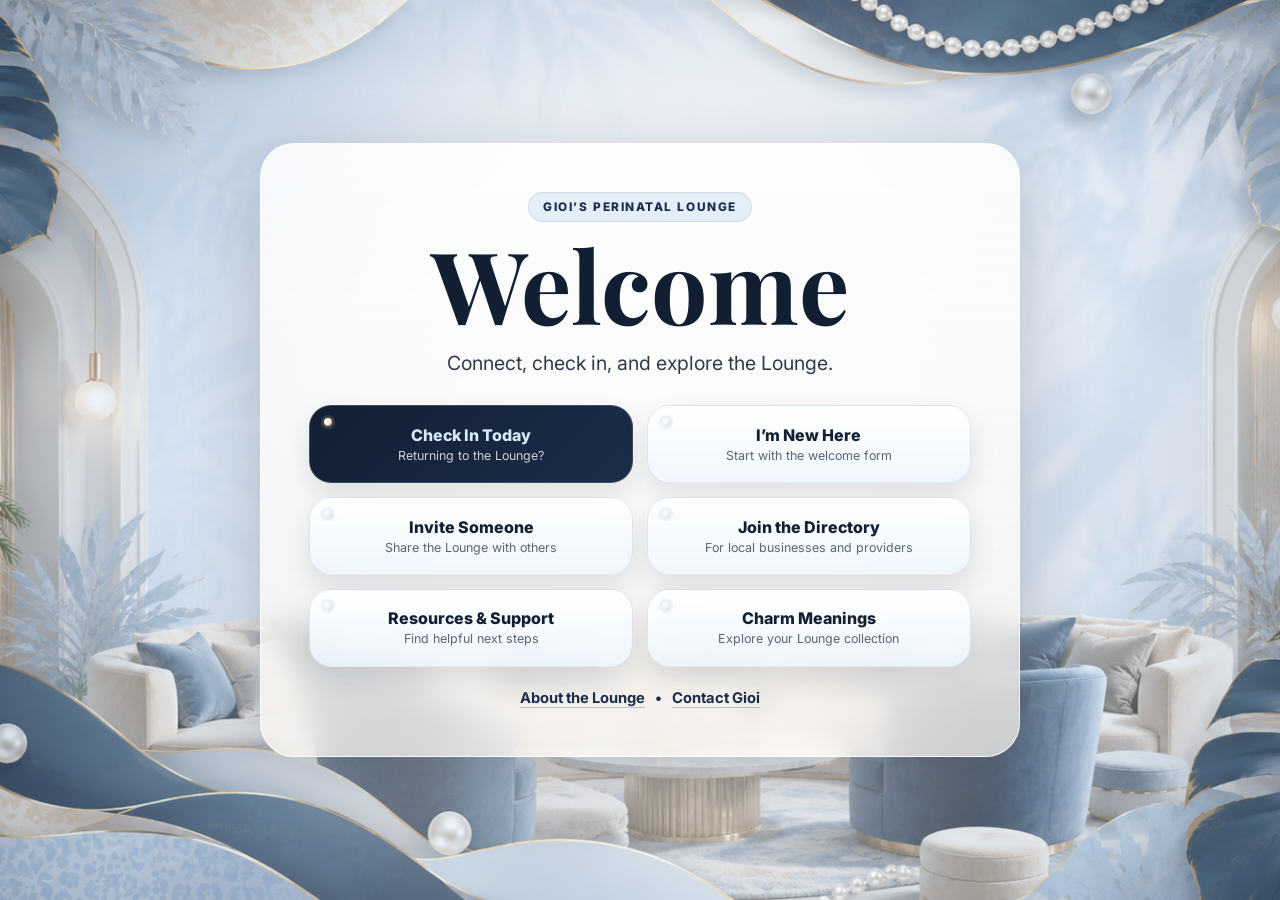
<file: index.html>
<!DOCTYPE html>
<html lang="en">
<head>
  <meta charset="UTF-8" />
  <meta name="viewport" content="width=device-width, initial-scale=1.0" />

  <title>Gioi's Perinatal Lounge | Welcome</title>
  <meta
    name="description"
    content="Welcome to Gioi's Perinatal Lounge. Connect, check in, explore resources, and stay connected with the GPL community."
  />

  <link rel="preconnect" href="https://fonts.googleapis.com" />
  <link rel="preconnect" href="https://fonts.gstatic.com" crossorigin />
  <link
    href="https://fonts.googleapis.com/css2?family=Playfair+Display:wght@600;700&family=Inter:wght@400;500;600;700;800&display=swap"
    rel="stylesheet"
  />

  <link rel="stylesheet" href="hub.css" />
</head>

<body>
  <main class="hub-page">
    <section class="hub-hero" aria-label="Gioi's Perinatal Lounge welcome hub">
      <div class="hub-shade"></div>

      <div class="hub-card">
        <p class="hub-eyebrow">Gioi’s Perinatal Lounge</p>

        <h1>Welcome</h1>

        <p class="hub-subtitle">
          Connect, check in, and explore the Lounge.
        </p>

        <div class="hub-actions" aria-label="Lounge actions">
          <!-- Replace each # with your actual Google Form or page link. -->

          <a href="#" class="hub-button hub-button-primary">
            <span>Check In Today</span>
            <small>Returning to the Lounge?</small>
          </a>

          <a href="https://docs.google.com/forms/d/e/1FAIpQLSdPtkBXwEYK9rU_PvdJpMAui9oCP_lndNFBG3g1UX0PDbCH9w/viewform?usp=header" class="hub-button">
            <span>I’m New Here</span>
            <small>Start with the welcome form</small>
          </a>

          <a href="#" class="hub-button">
            <span>Invite Someone</span>
            <small>Share the Lounge with others</small>
          </a>

          <a href="https://docs.google.com/forms/d/1VDoDOIrNHjf3IAFVuwb7ZhH6PnR-l68uNX0g_VYbDIY/edit" class="hub-button">
            <span>Join the Directory</span>
            <small>For local businesses and providers</small>
          </a>

          <a href="#" class="hub-button">
            <span>Resources & Support</span>
            <small>Find helpful next steps</small>
          </a>

          <a href="#" class="hub-button">
            <span>Charm Meanings</span>
            <small>Explore your Lounge collection</small>
          </a>
        </div>

        <div class="hub-links">
          <a href="about.html">About the Lounge</a>
          <span aria-hidden="true">•</span>
          <a href="mailto:gioiaurcytee@gmail.com">Contact Gioi</a>
        </div>
      </div>
    </section>
  </main>
</body>
</html>
</file>
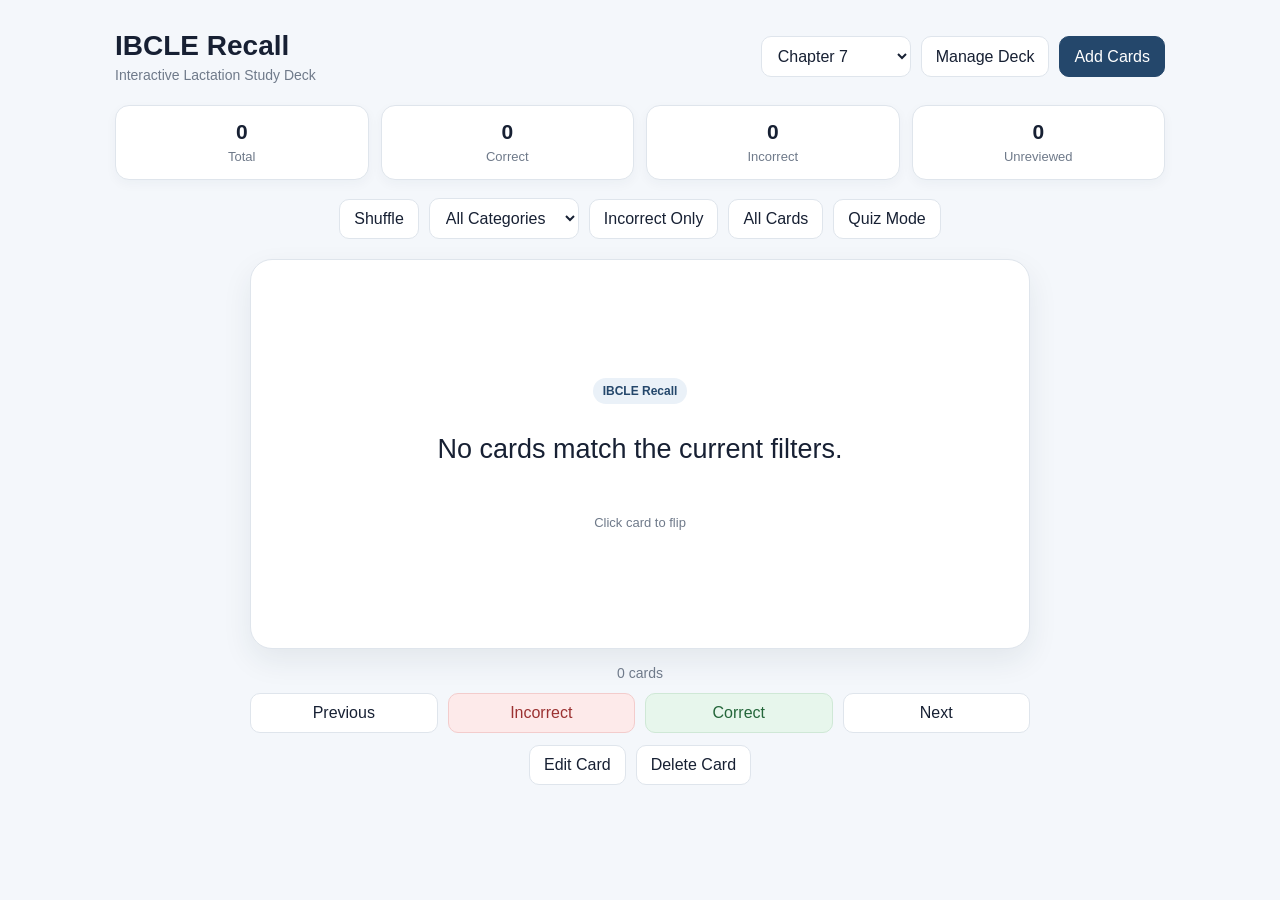
<file: flashcards.html>
<!DOCTYPE html>
<html lang="en">
<head>
  <meta charset="UTF-8" />
  <meta name="viewport" content="width=device-width, initial-scale=1.0" />
  <title>IBCLE Recall</title>

  <style>
    :root {
      --bg: #f4f7fb;
      --panel: #ffffff;
      --text: #172033;
      --muted: #6f7a8a;
      --border: #dfe5ec;
      --primary: #24476b;
      --primary-soft: #eaf1f8;
      --correct: #e7f6ec;
      --correct-text: #24663a;
      --incorrect: #fdeaea;
      --incorrect-text: #9b3131;
      --shadow: 0 12px 30px rgba(31, 47, 68, 0.08);
    }

    * {
      box-sizing: border-box;
    }

    body {
      margin: 0;
      font-family: Arial, Helvetica, sans-serif;
      background: var(--bg);
      color: var(--text);
    }

    button,
    select,
    input,
    textarea {
      font: inherit;
    }

    button {
      cursor: pointer;
    }

    .app-shell {
      width: min(1050px, calc(100% - 28px));
      margin: 0 auto;
      padding: 30px 0 50px;
    }

    .topbar {
      display: flex;
      justify-content: space-between;
      gap: 16px;
      align-items: center;
      margin-bottom: 22px;
      flex-wrap: wrap;
    }

    .brand h1 {
      margin: 0;
      font-size: 28px;
    }

    .brand p {
      margin: 5px 0 0;
      color: var(--muted);
      font-size: 14px;
    }

    .top-actions {
      display: flex;
      gap: 10px;
      flex-wrap: wrap;
    }

    .btn {
      border: 1px solid var(--border);
      background: var(--panel);
      color: var(--text);
      padding: 10px 14px;
      border-radius: 10px;
    }

    .btn:hover {
      background: #f8fafc;
    }

    .btn-primary {
      background: var(--primary);
      color: white;
      border-color: var(--primary);
    }

    .btn-primary:hover {
      opacity: 0.92;
    }

    .btn-correct {
      background: var(--correct);
      color: var(--correct-text);
      border-color: #cfe8d6;
    }

    .btn-incorrect {
      background: var(--incorrect);
      color: var(--incorrect-text);
      border-color: #f3cccc;
    }
    
.btn-danger {
  background: #b91c1c;
  color: white;
  border-color: #b91c1c;
}

.btn-danger:hover {
  background: #991b1b;
}
    .stats {
      display: grid;
      grid-template-columns: repeat(4, 1fr);
      gap: 12px;
      margin-bottom: 18px;
    }

    .stat-card {
      background: var(--panel);
      border: 1px solid var(--border);
      border-radius: 14px;
      padding: 14px 16px;
      text-align: center;
      box-shadow: 0 4px 12px rgba(31, 47, 68, 0.04);
    }

    .stat-card strong {
      display: block;
      font-size: 21px;
      margin-bottom: 3px;
    }

    .stat-card span {
      color: var(--muted);
      font-size: 13px;
    }

    .study-toolbar {
      display: flex;
      flex-wrap: wrap;
      gap: 10px;
      align-items: center;
      justify-content: center;
      margin-bottom: 20px;
    }

    select,
    input,
    textarea {
      border: 1px solid var(--border);
      background: var(--panel);
      color: var(--text);
      border-radius: 10px;
      padding: 10px 12px;
    }

    select {
      min-width: 150px;
    }

    .study-card-wrap {
      max-width: 780px;
      margin: 0 auto;
    }

    .flashcard {
      min-height: 390px;
      background: var(--panel);
      border: 1px solid var(--border);
      border-radius: 22px;
      box-shadow: var(--shadow);
      padding: 46px 48px;
      display: flex;
      flex-direction: column;
      justify-content: center;
      align-items: center;
      text-align: center;
      cursor: pointer;
      transition: transform 0.15s ease, box-shadow 0.15s ease;
    }

    .flashcard:hover {
      transform: translateY(-2px);
      box-shadow: 0 16px 36px rgba(31, 47, 68, 0.11);
    }

    .category-pill {
      display: inline-flex;
      align-items: center;
      justify-content: center;
      padding: 6px 10px;
      border-radius: 999px;
      background: var(--primary-soft);
      color: var(--primary);
      font-size: 12px;
      font-weight: 700;
      margin-bottom: 26px;
    }

    .card-image {
      max-width: 100%;
      max-height: 220px;
      object-fit: contain;
      border-radius: 12px;
      margin-bottom: 24px;
    }

    .card-text {
      font-size: 27px;
      line-height: 1.45;
      max-width: 660px;
    }

    .hint {
      margin-top: 22px;
      color: var(--muted);
      font-size: 14px;
    }

    .flip-note {
      margin-top: 24px;
      color: var(--muted);
      font-size: 13px;
    }

    .progress {
      text-align: center;
      margin: 16px 0 12px;
      color: var(--muted);
      font-size: 14px;
    }

    .study-controls {
      display: grid;
      grid-template-columns: 1fr 1fr 1fr 1fr;
      gap: 10px;
      margin-top: 12px;
    }

    .below-card-actions {
      display: flex;
      justify-content: center;
      gap: 10px;
      flex-wrap: wrap;
      margin-top: 12px;
    }

    .secondary-panel {
      max-width: 780px;
      margin: 24px auto 0;
      background: var(--panel);
      border: 1px solid var(--border);
      border-radius: 16px;
      padding: 18px;
    }

    .secondary-panel h3 {
      margin: 0 0 10px;
    }

    .secondary-panel p {
      margin-top: 0;
      color: var(--muted);
      font-size: 13px;
    }

    .hidden {
      display: none !important;
    }

    .modal {
      position: fixed;
      inset: 0;
      background: rgba(13, 24, 38, 0.45);
      display: flex;
      justify-content: center;
      align-items: center;
      padding: 20px;
      z-index: 100;
    }

    .modal-content {
      width: min(640px, 100%);
      max-height: 90vh;
      overflow-y: auto;
      background: var(--panel);
      border-radius: 18px;
      padding: 24px;
      box-shadow: var(--shadow);
    }

    .modal-content h2 {
      margin-top: 0;
    }

    .form-group {
      margin-bottom: 12px;
    }

    .form-group label {
      display: block;
      font-size: 13px;
      color: var(--muted);
      margin-bottom: 5px;
    }

    .form-group input,
    .form-group textarea {
      width: 100%;
    }

    textarea {
      min-height: 150px;
      resize: vertical;
    }

    .modal-actions {
      display: flex;
      justify-content: flex-end;
      gap: 10px;
      margin-top: 15px;
      flex-wrap: wrap;
    }

    .quiz-box {
      max-width: 780px;
      margin: 0 auto;
      background: var(--panel);
      border: 1px solid var(--border);
      border-radius: 18px;
      padding: 28px;
      box-shadow: var(--shadow);
    }

    .quiz-choice {
      width: 100%;
      margin-top: 10px;
      text-align: left;
      padding: 13px 14px;
      border-radius: 10px;
      border: 1px solid var(--border);
      background: var(--panel);
    }

    .quiz-choice:hover {
      background: #f8fafc;
    }

    .quiz-feedback {
      margin-top: 16px;
      font-weight: 700;
    }

    @media (max-width: 700px) {
      .stats {
        grid-template-columns: repeat(2, 1fr);
      }

      .flashcard {
        min-height: 330px;
        padding: 34px 24px;
      }

      .card-text {
        font-size: 22px;
      }

      .study-controls {
        grid-template-columns: repeat(2, 1fr);
      }

      .topbar {
        align-items: flex-start;
      }
    }
  </style>
</head>

<body>

<div class="app-shell">

  <div class="topbar">
    <div class="brand">
      <h1>IBCLE Recall</h1>
      <p>Interactive Lactation Study Deck</p>
    </div>

    <div class="top-actions">
      <select id="deckSelect" onchange="switchDeck()"></select>
      <button class="btn" onclick="openManageDeck()">Manage Deck</button>
      <button class="btn btn-primary" onclick="openAddCards()">Add Cards</button>
    </div>
  </div>

  <div class="stats">
    <div class="stat-card">
      <strong id="totalStat">0</strong>
      <span>Total</span>
    </div>

    <div class="stat-card">
      <strong id="correctStat">0</strong>
      <span>Correct</span>
    </div>

    <div class="stat-card">
      <strong id="incorrectStat">0</strong>
      <span>Incorrect</span>
    </div>

    <div class="stat-card">
      <strong id="unreviewedStat">0</strong>
      <span>Unreviewed</span>
    </div>
  </div>

  <div class="study-toolbar">
    <button class="btn" onclick="shuffleCards()">Shuffle</button>

    <select id="categoryFilter" onchange="applyFilters()">
      <option value="all">All Categories</option>
    </select>

    <button class="btn" onclick="showIncorrectOnly()">Incorrect Only</button>
    <button class="btn" onclick="showAllCards()">All Cards</button>
    <button class="btn" onclick="startQuiz()">Quiz Mode</button>
  </div>

  <div id="studyArea">

    <div class="study-card-wrap">

      <div class="flashcard" onclick="flipCard()">

        <div id="category" class="category-pill"></div>

        <img id="cardImage" class="card-image hidden" />

        <div id="cardText" class="card-text"></div>

        <div id="hint" class="hint"></div>

        <div class="flip-note">Click card to flip</div>

      </div>

      <div class="progress" id="progress"></div>

      <div class="study-controls">
        <button class="btn" onclick="previousCard()">Previous</button>

        <button
          class="btn btn-incorrect"
          onclick="markIncorrect(event)">
          Incorrect
        </button>

        <button
          class="btn btn-correct"
          onclick="markCorrect(event)">
          Correct
        </button>

        <button class="btn" onclick="nextCard()">Next</button>
      </div>

      <div class="below-card-actions">
        <button class="btn" onclick="openEditor()">Edit Card</button>
        <button class="btn" onclick="deleteCard()">Delete Card</button>
      </div>

    </div>

  </div>

  <div id="quizArea" class="quiz-box hidden">
    <h2 id="quizQuestion"></h2>

    <div id="quizChoices"></div>

    <div id="quizFeedback" class="quiz-feedback"></div>

    <div class="below-card-actions">
      <button class="btn" onclick="nextQuizQuestion()">Next Question</button>
      <button class="btn" onclick="exitQuiz()">Exit Quiz</button>
    </div>
  </div>

</div>


<!-- ADD CARDS MODAL -->

<div id="addCardsModal" class="modal hidden">
  <div class="modal-content">

    <h2>Add Flashcards</h2>

    <p>
      Paste one card per line using:
      <br><br>
      <strong>Question | Answer | Hint | Category</strong>
      <br><br>
      Use a chapter in the Hint field, such as <strong>Chapter 8</strong>,
      to automatically place the card in that chapter deck.
    </p>

    <textarea
      id="bulkInput"
      placeholder="What is the primary carbohydrate in human milk? | Lactose | Chapter 7 | Development and Nutrition">
    </textarea>

    <div class="modal-actions">
      <button class="btn" onclick="closeAddCards()">Cancel</button>
      <button class="btn btn-primary" onclick="addCards()">Add Cards</button>
    </div>

  </div>
</div>


<!-- EDIT CARD MODAL -->

<div id="editModal" class="modal hidden">
  <div class="modal-content">

    <h2>Edit Card</h2>

    <div class="form-group">
      <label>Question</label>
      <input id="editQuestion" />
    </div>

    <div class="form-group">
      <label>Answer</label>
      <textarea id="editAnswer"></textarea>
    </div>

    <div class="form-group">
      <label>Hint</label>
      <input id="editHint" />
    </div>

    <div class="form-group">
      <label>Category</label>
      <input id="editCategory" />
    </div>

    <div class="form-group">
      <label>Image URL</label>
      <input id="editImage" />
    </div>

    <div class="modal-actions">
      <button class="btn" onclick="closeEditor()">Cancel</button>
      <button class="btn btn-primary" onclick="saveEdit()">Save Changes</button>
    </div>

  </div>
</div>


<!-- MANAGE DECK MODAL -->

<div id="manageDeckModal" class="modal hidden">
  <div class="modal-content">

    <h2>Manage Deck</h2>

    <div class="secondary-panel">
      <h3>Deck Options</h3>

      <div class="below-card-actions">
        <button class="btn" onclick="createDeck()">New Deck</button>
        <button class="btn" onclick="renameDeck()">Rename Deck</button>
        <button class="btn" onclick="resetProgress()">Reset Progress</button>
        <button class="btn" onclick="exportCSV()">Export CSV</button>

        <label class="btn">
          Import CSV
          <input
            type="file"
            id="csvFile"
            accept=".csv"
            onchange="importCSV(event)"
            hidden
          />
        </label>

        <button class="btn btn-danger" onclick="deleteDeck()">Delete Deck</button>
      </div>
    </div>

    <div class="modal-actions">
      <button class="btn btn-primary" onclick="closeManageDeck()">Done</button>
    </div>

  </div>
</div>


<script>

const STORAGE_KEY = "ibcleRecallData";
const ALL_CHAPTERS = "__ALL_CHAPTERS__";

let data = JSON.parse(localStorage.getItem(STORAGE_KEY)) || {
  decks: {
    "Chapter 7": []
  },
  currentDeck: "Chapter 7"
};

// Repair older or incomplete saved data safely.
if(!data.decks || typeof data.decks !== "object") {
  data.decks = { "Chapter 7": [] };
}

if(Object.keys(data.decks).length === 0) {
  data.decks["Chapter 7"] = [];
}

if(
  data.currentDeck !== ALL_CHAPTERS &&
  !data.decks[data.currentDeck]
) {
  data.currentDeck = Object.keys(data.decks)[0];
}

let filteredCards = [];
let currentIndex = 0;
let showingAnswer = false;
let incorrectOnly = false;

let quizCards = [];
let quizIndex = 0;
let quizScore = 0;


function saveData() {
  localStorage.setItem(STORAGE_KEY, JSON.stringify(data));
}


function allCards() {
  return Object.values(data.decks).flat();
}


function currentCards() {
  if(data.currentDeck === ALL_CHAPTERS) {
    return allCards();
  }

  return data.decks[data.currentDeck] || [];
}


function chapterFromHint(hint) {
  const match = String(hint || "").match(/\bChapter\s*(\d+)\b/i);

  if(!match) return null;

  return `Chapter ${parseInt(match[1], 10)}`;
}


function ensureDeck(name) {
  if(!name) return null;

  if(!data.decks[name]) {
    data.decks[name] = [];
  }

  return name;
}


function findOwningDeck(card) {
  for(const [deckName, cards] of Object.entries(data.decks)) {
    if(cards.includes(card)) {
      return deckName;
    }
  }

  return null;
}


function sortedDeckNames() {
  return Object.keys(data.decks).sort((a, b) => {
    const aMatch = a.match(/^Chapter\s+(\d+)$/i);
    const bMatch = b.match(/^Chapter\s+(\d+)$/i);

    if(aMatch && bMatch) {
      return Number(aMatch[1]) - Number(bMatch[1]);
    }

    if(aMatch) return -1;
    if(bMatch) return 1;

    return a.localeCompare(b);
  });
}


function initialize() {
  updateDeckSelect();
  updateCategories();
  applyFilters();
  updateStats();
}


function updateDeckSelect() {
  const select = document.getElementById("deckSelect");
  select.innerHTML = "";

  const allOption = document.createElement("option");
  allOption.value = ALL_CHAPTERS;
  allOption.textContent = "All Chapters";
  allOption.selected = data.currentDeck === ALL_CHAPTERS;
  select.appendChild(allOption);

  sortedDeckNames().forEach(name => {
    const option = document.createElement("option");
    option.value = name;
    option.textContent = name;
    option.selected = name === data.currentDeck;
    select.appendChild(option);
  });
}


function switchDeck() {
  data.currentDeck = document.getElementById("deckSelect").value;

  currentIndex = 0;
  showingAnswer = false;
  incorrectOnly = false;

  saveData();
  updateCategories();
  applyFilters();
}


function updateStats() {
  const cards = currentCards();

  const correct = cards.filter(card => card.status === "correct").length;
  const incorrect = cards.filter(card => card.status === "incorrect").length;
  const unreviewed = cards.length - correct - incorrect;

  document.getElementById("totalStat").textContent = cards.length;
  document.getElementById("correctStat").textContent = correct;
  document.getElementById("incorrectStat").textContent = incorrect;
  document.getElementById("unreviewedStat").textContent = unreviewed;
}


function updateCategories() {
  const select = document.getElementById("categoryFilter");
  const previousValue = select.value || "all";

  const categories = [...new Set(
    currentCards().map(card => card.category || "General")
  )].sort();

  select.innerHTML = '<option value="all">All Categories</option>';

  categories.forEach(category => {
    const option = document.createElement("option");
    option.value = category;
    option.textContent = category;
    select.appendChild(option);
  });

  const stillExists = ["all", ...categories].includes(previousValue);
  select.value = stillExists ? previousValue : "all";
}


function applyFilters() {
  const category = document.getElementById("categoryFilter").value;

  filteredCards = currentCards().filter(card => {
    const categoryMatch =
      category === "all" ||
      (card.category || "General") === category;

    const incorrectMatch =
      !incorrectOnly ||
      card.status === "incorrect";

    return categoryMatch && incorrectMatch;
  });

  currentIndex = 0;
  showingAnswer = false;

  displayCard();
  updateStats();
}


function displayCard() {
  const cardText = document.getElementById("cardText");
  const category = document.getElementById("category");
  const hint = document.getElementById("hint");
  const image = document.getElementById("cardImage");

  if(filteredCards.length === 0) {
    cardText.textContent = "No cards match the current filters.";
    category.textContent = "IBCLE Recall";
    hint.textContent = "";
    image.classList.add("hidden");
    document.getElementById("progress").textContent = "0 cards";
    return;
  }

  if(currentIndex >= filteredCards.length) {
    currentIndex = 0;
  }

  const card = filteredCards[currentIndex];

  category.textContent = card.category || "General";
  cardText.textContent = showingAnswer ? card.answer : card.question;

  hint.textContent =
    !showingAnswer && card.hint
      ? "Hint: " + card.hint
      : "";

  if(card.image) {
    image.src = card.image;
    image.classList.remove("hidden");
  } else {
    image.classList.add("hidden");
  }

  document.getElementById("progress").textContent =
    `${currentIndex + 1} of ${filteredCards.length}`;
}


function flipCard() {
  if(!filteredCards.length) return;
  showingAnswer = !showingAnswer;
  displayCard();
}


function nextCard() {
  if(!filteredCards.length) return;

  currentIndex = (currentIndex + 1) % filteredCards.length;
  showingAnswer = false;
  displayCard();
}


function previousCard() {
  if(!filteredCards.length) return;

  currentIndex =
    (currentIndex - 1 + filteredCards.length) % filteredCards.length;

  showingAnswer = false;
  displayCard();
}


function shuffleCards() {
  for(let i = filteredCards.length - 1; i > 0; i--) {
    const j = Math.floor(Math.random() * (i + 1));
    [filteredCards[i], filteredCards[j]] = [filteredCards[j], filteredCards[i]];
  }

  currentIndex = 0;
  showingAnswer = false;
  displayCard();
}


function markCorrect(event) {
  event.stopPropagation();
  if(!filteredCards.length) return;

  filteredCards[currentIndex].status = "correct";
  saveData();
  updateStats();
  nextCard();
}


function markIncorrect(event) {
  event.stopPropagation();
  if(!filteredCards.length) return;

  filteredCards[currentIndex].status = "incorrect";
  saveData();
  updateStats();
  nextCard();
}


function showIncorrectOnly() {
  incorrectOnly = true;
  applyFilters();
}


function showAllCards() {
  incorrectOnly = false;
  document.getElementById("categoryFilter").value = "all";
  applyFilters();
}


function openAddCards() {
  document.getElementById("addCardsModal").classList.remove("hidden");
}


function closeAddCards() {
  document.getElementById("addCardsModal").classList.add("hidden");
}


function addCards() {
  const input = document.getElementById("bulkInput").value.trim();
  if(!input) return;

  const lines = input.split("\n");

  let added = 0;
  let duplicates = 0;
  let skippedNoChapter = 0;
  const chaptersCreated = new Set();

  lines.forEach(line => {
    const parts = line.split("|");
    if(parts.length < 2) return;

    const question = parts[0].trim();
    const answer = parts[1].trim();
    const hint = parts[2] ? parts[2].trim() : "";
    const category = parts[3] ? parts[3].trim() : "General";

    if(!question || !answer) return;

    let targetDeck = chapterFromHint(hint);

    if(targetDeck) {
      if(!data.decks[targetDeck]) {
        ensureDeck(targetDeck);
        chaptersCreated.add(targetDeck);
      }
    } else if(data.currentDeck !== ALL_CHAPTERS) {
      targetDeck = data.currentDeck;
    } else {
      skippedNoChapter++;
      return;
    }

    const targetCards = data.decks[targetDeck];

    const exists = targetCards.some(card =>
      String(card.question || "").trim().toLowerCase() ===
      question.toLowerCase()
    );

    if(exists) {
      duplicates++;
      return;
    }

    targetCards.push({
      question,
      answer,
      hint,
      category,
      image: "",
      status: ""
    });

    added++;
  });

  saveData();
  document.getElementById("bulkInput").value = "";
  closeAddCards();

  updateDeckSelect();
  updateCategories();
  applyFilters();

  let message = `${added} cards added.`;

  if(duplicates) {
    message += ` ${duplicates} duplicates skipped.`;
  }

  if(skippedNoChapter) {
    message += ` ${skippedNoChapter} card(s) skipped because All Chapters was selected and no chapter was listed in the Hint field.`;
  }

  if(chaptersCreated.size) {
    message += ` New chapter deck${chaptersCreated.size > 1 ? "s" : ""} created: ${[...chaptersCreated].join(", ")}.`;
  }

  alert(message);
}


function openEditor() {
  if(!filteredCards.length) return;

  const card = filteredCards[currentIndex];

  document.getElementById("editQuestion").value = card.question;
  document.getElementById("editAnswer").value = card.answer;
  document.getElementById("editHint").value = card.hint || "";
  document.getElementById("editCategory").value = card.category || "";
  document.getElementById("editImage").value = card.image || "";

  document.getElementById("editModal").classList.remove("hidden");
}


function closeEditor() {
  document.getElementById("editModal").classList.add("hidden");
}


function saveEdit() {
  if(!filteredCards.length) return;

  const card = filteredCards[currentIndex];
  const oldDeck = findOwningDeck(card);

  const newQuestion = document.getElementById("editQuestion").value.trim();
  const newAnswer = document.getElementById("editAnswer").value.trim();
  const newHint = document.getElementById("editHint").value.trim();
  const newCategory = document.getElementById("editCategory").value.trim();
  const newImage = document.getElementById("editImage").value.trim();

  if(!newQuestion || !newAnswer) {
    alert("Question and answer are required.");
    return;
  }

  card.question = newQuestion;
  card.answer = newAnswer;
  card.hint = newHint;
  card.category = newCategory || "General";
  card.image = newImage;

  const hintedDeck = chapterFromHint(newHint);

  if(hintedDeck && hintedDeck !== oldDeck) {
    ensureDeck(hintedDeck);

    const oldCards = data.decks[oldDeck] || [];
    const oldIndex = oldCards.indexOf(card);

    if(oldIndex !== -1) {
      oldCards.splice(oldIndex, 1);
    }

    data.decks[hintedDeck].push(card);
  }

  saveData();
  closeEditor();

  updateDeckSelect();
  updateCategories();
  applyFilters();
}


function deleteCard() {
  if(!filteredCards.length) return;

  const card = filteredCards[currentIndex];

  if(!confirm(`Delete this card?\n\n${card.question}`)) return;

  const owningDeck = findOwningDeck(card);

  if(owningDeck) {
    const index = data.decks[owningDeck].indexOf(card);

    if(index !== -1) {
      data.decks[owningDeck].splice(index, 1);
    }
  }

  saveData();
  updateCategories();
  applyFilters();
}


function openManageDeck() {
  document.getElementById("manageDeckModal").classList.remove("hidden");
}


function closeManageDeck() {
  document.getElementById("manageDeckModal").classList.add("hidden");
}


function createDeck() {
  const name = prompt("Name your new deck:");
  if(!name) return;

  const cleanName = name.trim();

  if(!cleanName) return;

  if(data.decks[cleanName]) {
    alert("A deck with that name already exists.");
    return;
  }

  data.decks[cleanName] = [];
  data.currentDeck = cleanName;

  saveData();
  updateDeckSelect();
  updateCategories();
  applyFilters();
}


function renameDeck() {
  if(data.currentDeck === ALL_CHAPTERS) {
    alert("Select a specific chapter before renaming a deck.");
    return;
  }

  const oldName = data.currentDeck;
  const newName = prompt("Rename deck:", oldName);

  if(!newName || newName.trim() === oldName) return;

  const cleanName = newName.trim();

  if(data.decks[cleanName]) {
    alert("That deck name already exists.");
    return;
  }

  data.decks[cleanName] = data.decks[oldName];
  delete data.decks[oldName];
  data.currentDeck = cleanName;

  saveData();
  updateDeckSelect();
  updateCategories();
  applyFilters();
}


function deleteDeck() {

  const names = Object.keys(data.decks);

  if(names.length <= 1) {
    alert("You must keep at least one deck.");
    return;
  }

  if(data.currentDeck === "All Chapters") {
    alert("Select a specific chapter before deleting a deck.");
    return;
  }

  const confirmed = confirm(
    `Are you sure you want to delete "${data.currentDeck}"?\n\nThis will permanently delete all flashcards in this deck.`
  );

  if(!confirmed) {
    return;
  }

  delete data.decks[data.currentDeck];

  data.currentDeck =
    Object.keys(data.decks)
      .sort((a, b) => {
        const aNum = parseInt(a.match(/\d+/)?.[0] || 999);
        const bNum = parseInt(b.match(/\d+/)?.[0] || 999);
        return aNum - bNum;
      })[0];

  saveData();

  updateDeckSelect();
  updateCategories();
  applyFilters();

  alert("Deck deleted.");
}


function resetProgress() {
  const scope = data.currentDeck === ALL_CHAPTERS
    ? "all chapters"
    : `"${data.currentDeck}"`;

  if(!confirm(`Reset correct and incorrect progress for ${scope}?`)) return;

  currentCards().forEach(card => {
    card.status = "";
  });

  saveData();
  applyFilters();
}


function exportCSV() {
  let csv = "Question,Answer,Hint,Category,Image,Status\n";

  currentCards().forEach(card => {
    const values = [
      card.question,
      card.answer,
      card.hint || "",
      card.category || "",
      card.image || "",
      card.status || ""
    ].map(value =>
      `"${String(value).replace(/"/g, '""')}"`
    );

    csv += values.join(",") + "\n";
  });

  const blob = new Blob([csv], { type: "text/csv" });
  const link = document.createElement("a");

  link.href = URL.createObjectURL(blob);

  const filenameBase =
    data.currentDeck === ALL_CHAPTERS
      ? "All_Chapters"
      : data.currentDeck.replace(/\s+/g, "_");

  link.download = filenameBase + "_backup.csv";
  link.click();

  URL.revokeObjectURL(link.href);
}


function parseCSVLine(line) {
  const result = [];
  let current = "";
  let quoted = false;

  for(let i = 0; i < line.length; i++) {
    const char = line[i];

    if(char === '"') {
      if(quoted && line[i + 1] === '"') {
        current += '"';
        i++;
      } else {
        quoted = !quoted;
      }
    } else if(char === "," && !quoted) {
      result.push(current);
      current = "";
    } else {
      current += char;
    }
  }

  result.push(current);
  return result;
}


function importCSV(event) {
  const file = event.target.files[0];
  if(!file) return;

  const reader = new FileReader();

  reader.onload = function(e) {
    const lines = e.target.result
      .split(/\r?\n/)
      .filter(line => line.trim() !== "");

    if(lines.length <= 1) {
      event.target.value = "";
      return;
    }

    let added = 0;
    let duplicates = 0;
    let skippedNoChapter = 0;
    const chaptersCreated = new Set();

    lines.slice(1).forEach(line => {
      const row = parseCSVLine(line);
      if(row.length < 2) return;

      const question = String(row[0] || "").trim();
      const answer = String(row[1] || "").trim();
      const hint = String(row[2] || "").trim();
      const category = String(row[3] || "General").trim() || "General";
      const image = String(row[4] || "").trim();
      const status = String(row[5] || "").trim();

      if(!question || !answer) return;

      let targetDeck = chapterFromHint(hint);

      if(targetDeck) {
        if(!data.decks[targetDeck]) {
          ensureDeck(targetDeck);
          chaptersCreated.add(targetDeck);
        }
      } else if(data.currentDeck !== ALL_CHAPTERS) {
        targetDeck = data.currentDeck;
      } else {
        skippedNoChapter++;
        return;
      }

      const targetCards = data.decks[targetDeck];

      const exists = targetCards.some(card =>
        String(card.question || "").trim().toLowerCase() ===
        question.toLowerCase()
      );

      if(exists) {
        duplicates++;
        return;
      }

      targetCards.push({
        question,
        answer,
        hint,
        category,
        image,
        status
      });

      added++;
    });

    saveData();
    updateDeckSelect();
    updateCategories();
    applyFilters();

    let message = `${added} cards imported.`;

    if(duplicates) {
      message += ` ${duplicates} duplicates skipped.`;
    }

    if(skippedNoChapter) {
      message += ` ${skippedNoChapter} card(s) skipped because All Chapters was selected and the Hint field did not identify a chapter.`;
    }

    if(chaptersCreated.size) {
      message += ` New chapter deck${chaptersCreated.size > 1 ? "s" : ""} created: ${[...chaptersCreated].join(", ")}.`;
    }

    alert(message);
    event.target.value = "";
  };

  reader.readAsText(file);
}


function startQuiz() {
  // Quiz uses the exact cards currently shown by chapter/category/incorrect filters.
  if(filteredCards.length < 4) {
    alert("At least 4 cards must match the current filters before using Quiz Mode.");
    return;
  }

  quizCards = [...filteredCards];
  quizCards.sort(() => Math.random() - 0.5);

  quizIndex = 0;
  quizScore = 0;

  document.getElementById("studyArea").classList.add("hidden");
  document.getElementById("quizArea").classList.remove("hidden");

  showQuizQuestion();
}


function showQuizQuestion() {
  if(quizIndex >= quizCards.length) {
    document.getElementById("quizQuestion").textContent =
      `Quiz complete: ${quizScore} / ${quizCards.length}`;

    document.getElementById("quizChoices").innerHTML = "";
    document.getElementById("quizFeedback").textContent = "";
    return;
  }

  const card = quizCards[quizIndex];

  document.getElementById("quizQuestion").textContent = card.question;
  document.getElementById("quizFeedback").textContent = "";

  let wrongAnswers = filteredCards
    .filter(c => c !== card)
    .map(c => c.answer);

  wrongAnswers = [...new Set(wrongAnswers)];
  wrongAnswers.sort(() => Math.random() - 0.5);

  const choices = [card.answer, ...wrongAnswers.slice(0, 3)];
  choices.sort(() => Math.random() - 0.5);

  const container = document.getElementById("quizChoices");
  container.innerHTML = "";

  choices.forEach(choice => {
    const button = document.createElement("button");
    button.className = "quiz-choice";
    button.textContent = choice;
    button.onclick = () => answerQuiz(choice, card.answer);
    container.appendChild(button);
  });
}


function answerQuiz(selected, correct) {
  const feedback = document.getElementById("quizFeedback");

  if(selected === correct) {
    feedback.textContent = "Correct.";
    quizScore++;
  } else {
    feedback.textContent = "Incorrect. Correct answer: " + correct;
  }
}


function nextQuizQuestion() {
  quizIndex++;
  showQuizQuestion();
}


function exitQuiz() {
  document.getElementById("quizArea").classList.add("hidden");
  document.getElementById("studyArea").classList.remove("hidden");
}


document.addEventListener("keydown", function(event) {
  const editing =
    !document.getElementById("editModal").classList.contains("hidden");

  const adding =
    !document.getElementById("addCardsModal").classList.contains("hidden");

  const managing =
    !document.getElementById("manageDeckModal").classList.contains("hidden");

  const quizOpen =
    !document.getElementById("quizArea").classList.contains("hidden");

  if(editing || adding || managing || quizOpen) return;

  if(event.code === "Space") {
    event.preventDefault();
    flipCard();
  }

  if(event.key === "ArrowRight") {
    nextCard();
  }

  if(event.key === "ArrowLeft") {
    previousCard();
  }

  if(event.key.toLowerCase() === "c") {
    markCorrect({ stopPropagation: () => {} });
  }

  if(event.key.toLowerCase() === "x") {
    markIncorrect({ stopPropagation: () => {} });
  }
});


initialize();

</script>

</body>
</html>
</file>
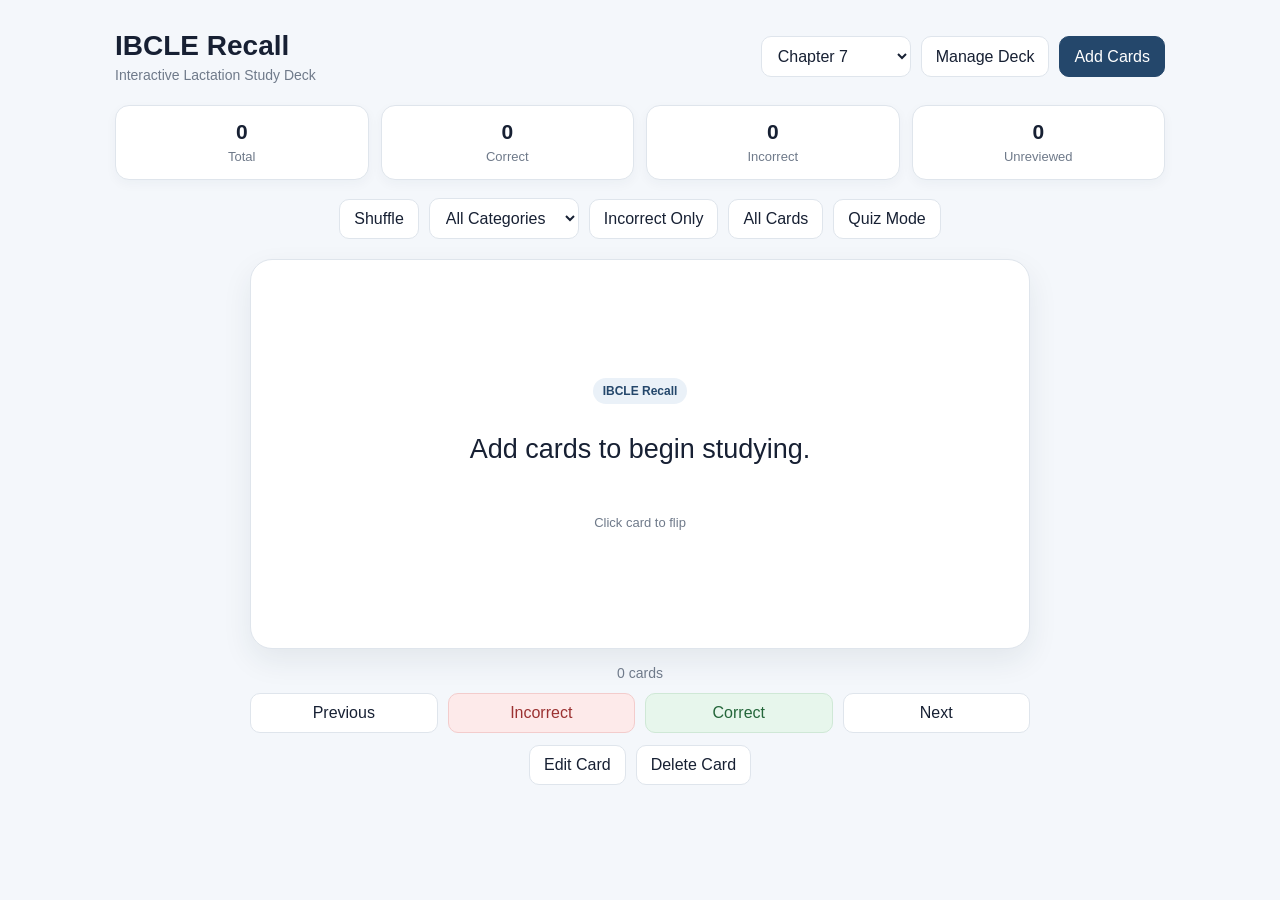
<file: lactation.html>
<!DOCTYPE html>
<html lang="en">
<head>
  <meta charset="UTF-8" />
  <meta name="viewport" content="width=device-width, initial-scale=1.0" />
  <title>IBCLE Recall</title>

  <style>
    :root {
      --bg: #f4f7fb;
      --panel: #ffffff;
      --text: #172033;
      --muted: #6f7a8a;
      --border: #dfe5ec;
      --primary: #24476b;
      --primary-soft: #eaf1f8;
      --correct: #e7f6ec;
      --correct-text: #24663a;
      --incorrect: #fdeaea;
      --incorrect-text: #9b3131;
      --shadow: 0 12px 30px rgba(31, 47, 68, 0.08);
    }

    * {
      box-sizing: border-box;
    }

    body {
      margin: 0;
      font-family: Arial, Helvetica, sans-serif;
      background: var(--bg);
      color: var(--text);
    }

    button,
    select,
    input,
    textarea {
      font: inherit;
    }

    button {
      cursor: pointer;
    }

    .app-shell {
      width: min(1050px, calc(100% - 28px));
      margin: 0 auto;
      padding: 30px 0 50px;
    }

    .topbar {
      display: flex;
      justify-content: space-between;
      gap: 16px;
      align-items: center;
      margin-bottom: 22px;
      flex-wrap: wrap;
    }

    .brand h1 {
      margin: 0;
      font-size: 28px;
    }

    .brand p {
      margin: 5px 0 0;
      color: var(--muted);
      font-size: 14px;
    }

    .top-actions {
      display: flex;
      gap: 10px;
      flex-wrap: wrap;
    }

    .btn {
      border: 1px solid var(--border);
      background: var(--panel);
      color: var(--text);
      padding: 10px 14px;
      border-radius: 10px;
    }

    .btn:hover {
      background: #f8fafc;
    }

    .btn-primary {
      background: var(--primary);
      color: white;
      border-color: var(--primary);
    }

    .btn-primary:hover {
      opacity: 0.92;
    }

    .btn-correct {
      background: var(--correct);
      color: var(--correct-text);
      border-color: #cfe8d6;
    }

    .btn-incorrect {
      background: var(--incorrect);
      color: var(--incorrect-text);
      border-color: #f3cccc;
    }

    .stats {
      display: grid;
      grid-template-columns: repeat(4, 1fr);
      gap: 12px;
      margin-bottom: 18px;
    }

    .stat-card {
      background: var(--panel);
      border: 1px solid var(--border);
      border-radius: 14px;
      padding: 14px 16px;
      text-align: center;
      box-shadow: 0 4px 12px rgba(31, 47, 68, 0.04);
    }

    .stat-card strong {
      display: block;
      font-size: 21px;
      margin-bottom: 3px;
    }

    .stat-card span {
      color: var(--muted);
      font-size: 13px;
    }

    .study-toolbar {
      display: flex;
      flex-wrap: wrap;
      gap: 10px;
      align-items: center;
      justify-content: center;
      margin-bottom: 20px;
    }

    select,
    input,
    textarea {
      border: 1px solid var(--border);
      background: var(--panel);
      color: var(--text);
      border-radius: 10px;
      padding: 10px 12px;
    }

    select {
      min-width: 150px;
    }

    .study-card-wrap {
      max-width: 780px;
      margin: 0 auto;
    }

    .flashcard {
      min-height: 390px;
      background: var(--panel);
      border: 1px solid var(--border);
      border-radius: 22px;
      box-shadow: var(--shadow);
      padding: 46px 48px;
      display: flex;
      flex-direction: column;
      justify-content: center;
      align-items: center;
      text-align: center;
      cursor: pointer;
      transition: transform 0.15s ease, box-shadow 0.15s ease;
    }

    .flashcard:hover {
      transform: translateY(-2px);
      box-shadow: 0 16px 36px rgba(31, 47, 68, 0.11);
    }

    .category-pill {
      display: inline-flex;
      align-items: center;
      justify-content: center;
      padding: 6px 10px;
      border-radius: 999px;
      background: var(--primary-soft);
      color: var(--primary);
      font-size: 12px;
      font-weight: 700;
      margin-bottom: 26px;
    }

    .card-image {
      max-width: 100%;
      max-height: 220px;
      object-fit: contain;
      border-radius: 12px;
      margin-bottom: 24px;
    }

    .card-text {
      font-size: 27px;
      line-height: 1.45;
      max-width: 660px;
    }

    .hint {
      margin-top: 22px;
      color: var(--muted);
      font-size: 14px;
    }

    .flip-note {
      margin-top: 24px;
      color: var(--muted);
      font-size: 13px;
    }

    .progress {
      text-align: center;
      margin: 16px 0 12px;
      color: var(--muted);
      font-size: 14px;
    }

    .study-controls {
      display: grid;
      grid-template-columns: 1fr 1fr 1fr 1fr;
      gap: 10px;
      margin-top: 12px;
    }

    .below-card-actions {
      display: flex;
      justify-content: center;
      gap: 10px;
      flex-wrap: wrap;
      margin-top: 12px;
    }

    .secondary-panel {
      max-width: 780px;
      margin: 24px auto 0;
      background: var(--panel);
      border: 1px solid var(--border);
      border-radius: 16px;
      padding: 18px;
    }

    .secondary-panel h3 {
      margin: 0 0 10px;
    }

    .secondary-panel p {
      margin-top: 0;
      color: var(--muted);
      font-size: 13px;
    }

    .hidden {
      display: none !important;
    }

    .modal {
      position: fixed;
      inset: 0;
      background: rgba(13, 24, 38, 0.45);
      display: flex;
      justify-content: center;
      align-items: center;
      padding: 20px;
      z-index: 100;
    }

    .modal-content {
      width: min(640px, 100%);
      max-height: 90vh;
      overflow-y: auto;
      background: var(--panel);
      border-radius: 18px;
      padding: 24px;
      box-shadow: var(--shadow);
    }

    .modal-content h2 {
      margin-top: 0;
    }

    .form-group {
      margin-bottom: 12px;
    }

    .form-group label {
      display: block;
      font-size: 13px;
      color: var(--muted);
      margin-bottom: 5px;
    }

    .form-group input,
    .form-group textarea {
      width: 100%;
    }

    textarea {
      min-height: 150px;
      resize: vertical;
    }

    .modal-actions {
      display: flex;
      justify-content: flex-end;
      gap: 10px;
      margin-top: 15px;
      flex-wrap: wrap;
    }

    .quiz-box {
      max-width: 780px;
      margin: 0 auto;
      background: var(--panel);
      border: 1px solid var(--border);
      border-radius: 18px;
      padding: 28px;
      box-shadow: var(--shadow);
    }

    .quiz-choice {
      width: 100%;
      margin-top: 10px;
      text-align: left;
      padding: 13px 14px;
      border-radius: 10px;
      border: 1px solid var(--border);
      background: var(--panel);
    }

    .quiz-choice:hover {
      background: #f8fafc;
    }

    .quiz-feedback {
      margin-top: 16px;
      font-weight: 700;
    }

    @media (max-width: 700px) {
      .stats {
        grid-template-columns: repeat(2, 1fr);
      }

      .flashcard {
        min-height: 330px;
        padding: 34px 24px;
      }

      .card-text {
        font-size: 22px;
      }

      .study-controls {
        grid-template-columns: repeat(2, 1fr);
      }

      .topbar {
        align-items: flex-start;
      }
    }
  </style>
</head>

<body>

<div class="app-shell">

  <div class="topbar">
    <div class="brand">
      <h1>IBCLE Recall</h1>
      <p>Interactive Lactation Study Deck</p>
    </div>

    <div class="top-actions">
      <select id="deckSelect" onchange="switchDeck()"></select>
      <button class="btn" onclick="openManageDeck()">Manage Deck</button>
      <button class="btn btn-primary" onclick="openAddCards()">Add Cards</button>
    </div>
  </div>

  <div class="stats">
    <div class="stat-card">
      <strong id="totalStat">0</strong>
      <span>Total</span>
    </div>

    <div class="stat-card">
      <strong id="correctStat">0</strong>
      <span>Correct</span>
    </div>

    <div class="stat-card">
      <strong id="incorrectStat">0</strong>
      <span>Incorrect</span>
    </div>

    <div class="stat-card">
      <strong id="unreviewedStat">0</strong>
      <span>Unreviewed</span>
    </div>
  </div>

  <div class="study-toolbar">
    <button class="btn" onclick="shuffleCards()">Shuffle</button>

    <select id="categoryFilter" onchange="applyFilters()">
      <option value="all">All Categories</option>
    </select>

    <button class="btn" onclick="showIncorrectOnly()">Incorrect Only</button>
    <button class="btn" onclick="showAllCards()">All Cards</button>
    <button class="btn" onclick="startQuiz()">Quiz Mode</button>
  </div>

  <div id="studyArea">

    <div class="study-card-wrap">

      <div class="flashcard" onclick="flipCard()">

        <div id="category" class="category-pill"></div>

        <img id="cardImage" class="card-image hidden" />

        <div id="cardText" class="card-text"></div>

        <div id="hint" class="hint"></div>

        <div class="flip-note">Click card to flip</div>

      </div>

      <div class="progress" id="progress"></div>

      <div class="study-controls">
        <button class="btn" onclick="previousCard()">Previous</button>

        <button
          class="btn btn-incorrect"
          onclick="markIncorrect(event)">
          Incorrect
        </button>

        <button
          class="btn btn-correct"
          onclick="markCorrect(event)">
          Correct
        </button>

        <button class="btn" onclick="nextCard()">Next</button>
      </div>

      <div class="below-card-actions">
        <button class="btn" onclick="openEditor()">Edit Card</button>
        <button class="btn" onclick="deleteCard()">Delete Card</button>
      </div>

    </div>

  </div>

  <div id="quizArea" class="quiz-box hidden">
    <h2 id="quizQuestion"></h2>

    <div id="quizChoices"></div>

    <div id="quizFeedback" class="quiz-feedback"></div>

    <div class="below-card-actions">
      <button class="btn" onclick="nextQuizQuestion()">Next Question</button>
      <button class="btn" onclick="exitQuiz()">Exit Quiz</button>
    </div>
  </div>

</div>


<!-- ADD CARDS MODAL -->

<div id="addCardsModal" class="modal hidden">
  <div class="modal-content">

    <h2>Add Flashcards</h2>

    <p>
      Paste one card per line using:
      <br><br>
      <strong>Question | Answer | Hint | Category</strong>
    </p>

    <textarea
      id="bulkInput"
      placeholder="What is the primary carbohydrate in human milk? | Lactose | | Carbohydrates">
    </textarea>

    <div class="modal-actions">
      <button class="btn" onclick="closeAddCards()">Cancel</button>
      <button class="btn btn-primary" onclick="addCards()">Add Cards</button>
    </div>

  </div>
</div>


<!-- EDIT CARD MODAL -->

<div id="editModal" class="modal hidden">
  <div class="modal-content">

    <h2>Edit Card</h2>

    <div class="form-group">
      <label>Question</label>
      <input id="editQuestion" />
    </div>

    <div class="form-group">
      <label>Answer</label>
      <textarea id="editAnswer"></textarea>
    </div>

    <div class="form-group">
      <label>Hint</label>
      <input id="editHint" />
    </div>

    <div class="form-group">
      <label>Category</label>
      <input id="editCategory" />
    </div>

    <div class="form-group">
      <label>Image URL</label>
      <input id="editImage" />
    </div>

    <div class="modal-actions">
      <button class="btn" onclick="closeEditor()">Cancel</button>
      <button class="btn btn-primary" onclick="saveEdit()">Save Changes</button>
    </div>

  </div>
</div>


<!-- MANAGE DECK MODAL -->

<div id="manageDeckModal" class="modal hidden">
  <div class="modal-content">

    <h2>Manage Deck</h2>

    <div class="secondary-panel">
      <h3>Deck Options</h3>

      <div class="below-card-actions">
        <button class="btn" onclick="createDeck()">New Deck</button>
        <button class="btn" onclick="renameDeck()">Rename Deck</button>
        <button class="btn" onclick="resetProgress()">Reset Progress</button>
        <button class="btn" onclick="exportCSV()">Export CSV</button>

        <label class="btn">
          Import CSV
          <input
            type="file"
            id="csvFile"
            accept=".csv"
            onchange="importCSV(event)"
            hidden
          />
        </label>

        <button class="btn" onclick="deleteDeck()">Delete Deck</button>
      </div>
    </div>

    <div class="modal-actions">
      <button class="btn btn-primary" onclick="closeManageDeck()">Done</button>
    </div>

  </div>
</div>


<script>

const STORAGE_KEY = "ibcleRecallData";

let data = JSON.parse(localStorage.getItem(STORAGE_KEY)) || {
  decks: {
    "Chapter 7": []
  },
  currentDeck: "Chapter 7"
};

let filteredCards = [];
let currentIndex = 0;
let showingAnswer = false;
let incorrectOnly = false;

let quizCards = [];
let quizIndex = 0;
let quizScore = 0;


function saveData() {
  localStorage.setItem(STORAGE_KEY, JSON.stringify(data));
}


function currentCards() {
  return data.decks[data.currentDeck] || [];
}


function initialize() {
  updateDeckSelect();
  updateCategories();
  applyFilters();
  updateStats();
}


function updateDeckSelect() {

  const select = document.getElementById("deckSelect");

  select.innerHTML = "";

  Object.keys(data.decks).forEach(name => {

    const option = document.createElement("option");

    option.value = name;
    option.textContent = name;

    if(name === data.currentDeck) {
      option.selected = true;
    }

    select.appendChild(option);
  });
}


function switchDeck() {

  data.currentDeck =
    document.getElementById("deckSelect").value;

  currentIndex = 0;
  incorrectOnly = false;

  saveData();
  updateCategories();
  applyFilters();
}


function updateStats() {

  const cards = currentCards();

  const correct =
    cards.filter(card => card.status === "correct").length;

  const incorrect =
    cards.filter(card => card.status === "incorrect").length;

  const unreviewed =
    cards.length - correct - incorrect;

  document.getElementById("totalStat").textContent =
    cards.length;

  document.getElementById("correctStat").textContent =
    correct;

  document.getElementById("incorrectStat").textContent =
    incorrect;

  document.getElementById("unreviewedStat").textContent =
    unreviewed;
}


function updateCategories() {

  const select =
    document.getElementById("categoryFilter");

  const categories =
    [...new Set(
      currentCards().map(card =>
        card.category || "General"
      )
    )].sort();

  select.innerHTML =
    '<option value="all">All Categories</option>';

  categories.forEach(category => {

    const option =
      document.createElement("option");

    option.value = category;
    option.textContent = category;

    select.appendChild(option);
  });
}


function applyFilters() {

  const category =
    document.getElementById("categoryFilter").value;

  filteredCards =
    currentCards().filter(card => {

      const categoryMatch =
        category === "all" ||
        card.category === category;

      const incorrectMatch =
        !incorrectOnly ||
        card.status === "incorrect";

      return categoryMatch && incorrectMatch;
    });

  currentIndex = 0;
  showingAnswer = false;

  displayCard();
  updateStats();
}


function displayCard() {

  const cardText =
    document.getElementById("cardText");

  const category =
    document.getElementById("category");

  const hint =
    document.getElementById("hint");

  const image =
    document.getElementById("cardImage");

  if(filteredCards.length === 0) {

    cardText.textContent =
      "Add cards to begin studying.";

    category.textContent =
      "IBCLE Recall";

    hint.textContent = "";

    image.classList.add("hidden");

    document.getElementById("progress").textContent =
      "0 cards";

    return;
  }

  if(currentIndex >= filteredCards.length) {
    currentIndex = 0;
  }

  const card =
    filteredCards[currentIndex];

  category.textContent =
    card.category || "General";

  cardText.textContent =
    showingAnswer
      ? card.answer
      : card.question;

  hint.textContent =
    !showingAnswer && card.hint
      ? "Hint: " + card.hint
      : "";

  if(card.image) {
    image.src = card.image;
    image.classList.remove("hidden");
  } else {
    image.classList.add("hidden");
  }

  document.getElementById("progress").textContent =
    `${currentIndex + 1} of ${filteredCards.length}`;
}


function flipCard() {

  if(!filteredCards.length) return;

  showingAnswer = !showingAnswer;

  displayCard();
}


function nextCard() {

  if(!filteredCards.length) return;

  currentIndex =
    (currentIndex + 1) % filteredCards.length;

  showingAnswer = false;

  displayCard();
}


function previousCard() {

  if(!filteredCards.length) return;

  currentIndex =
    (currentIndex - 1 + filteredCards.length)
    % filteredCards.length;

  showingAnswer = false;

  displayCard();
}


function shuffleCards() {

  for(let i = filteredCards.length - 1; i > 0; i--) {

    const j =
      Math.floor(Math.random() * (i + 1));

    [
      filteredCards[i],
      filteredCards[j]
    ] = [
      filteredCards[j],
      filteredCards[i]
    ];
  }

  currentIndex = 0;
  showingAnswer = false;

  displayCard();
}


function markCorrect(event) {

  event.stopPropagation();

  if(!filteredCards.length) return;

  filteredCards[currentIndex].status =
    "correct";

  saveData();
  updateStats();
  nextCard();
}


function markIncorrect(event) {

  event.stopPropagation();

  if(!filteredCards.length) return;

  filteredCards[currentIndex].status =
    "incorrect";

  saveData();
  updateStats();
  nextCard();
}


function showIncorrectOnly() {

  incorrectOnly = true;

  applyFilters();
}


function showAllCards() {

  incorrectOnly = false;

  document.getElementById("categoryFilter").value =
    "all";

  applyFilters();
}


function openAddCards() {

  document.getElementById("addCardsModal")
    .classList.remove("hidden");
}


function closeAddCards() {

  document.getElementById("addCardsModal")
    .classList.add("hidden");
}


function addCards() {

  const input =
    document.getElementById("bulkInput")
      .value.trim();

  if(!input) return;

  const lines =
    input.split("\n");

  let added = 0;
  let duplicates = 0;

  lines.forEach(line => {

    const parts =
      line.split("|");

    if(parts.length < 2) return;

    const question =
      parts[0].trim();

    const answer =
      parts[1].trim();

    const exists =
      currentCards().some(card =>
        card.question.toLowerCase() ===
        question.toLowerCase()
      );

    if(exists) {
      duplicates++;
      return;
    }

    currentCards().push({
      question,
      answer,
      hint:
        parts[2]
          ? parts[2].trim()
          : "",
      category:
        parts[3]
          ? parts[3].trim()
          : "General",
      image: "",
      status: ""
    });

    added++;
  });

  saveData();

  document.getElementById("bulkInput").value =
    "";

  closeAddCards();

  updateCategories();
  applyFilters();

  alert(
    `${added} cards added.` +
    (duplicates
      ? ` ${duplicates} duplicates skipped.`
      : "")
  );
}


function openEditor() {

  if(!filteredCards.length) return;

  const card =
    filteredCards[currentIndex];

  document.getElementById("editQuestion").value =
    card.question;

  document.getElementById("editAnswer").value =
    card.answer;

  document.getElementById("editHint").value =
    card.hint || "";

  document.getElementById("editCategory").value =
    card.category || "";

  document.getElementById("editImage").value =
    card.image || "";

  document.getElementById("editModal")
    .classList.remove("hidden");
}


function closeEditor() {

  document.getElementById("editModal")
    .classList.add("hidden");
}


function saveEdit() {

  if(!filteredCards.length) return;

  const card =
    filteredCards[currentIndex];

  card.question =
    document.getElementById("editQuestion")
      .value.trim();

  card.answer =
    document.getElementById("editAnswer")
      .value.trim();

  card.hint =
    document.getElementById("editHint")
      .value.trim();

  card.category =
    document.getElementById("editCategory")
      .value.trim();

  card.image =
    document.getElementById("editImage")
      .value.trim();

  saveData();

  closeEditor();

  updateCategories();
  applyFilters();
}


function deleteCard() {

  if(!filteredCards.length) return;

  const card =
    filteredCards[currentIndex];

  if(!confirm(
    `Delete this card?\n\n${card.question}`
  )) return;

  const index =
    currentCards().indexOf(card);

  if(index !== -1) {
    currentCards().splice(index, 1);
  }

  saveData();

  updateCategories();
  applyFilters();
}


function openManageDeck() {

  document.getElementById("manageDeckModal")
    .classList.remove("hidden");
}


function closeManageDeck() {

  document.getElementById("manageDeckModal")
    .classList.add("hidden");
}


function createDeck() {

  const name =
    prompt("Name your new deck:");

  if(!name) return;

  if(data.decks[name]) {
    alert("A deck with that name already exists.");
    return;
  }

  data.decks[name] = [];
  data.currentDeck = name;

  saveData();

  updateDeckSelect();
  updateCategories();
  applyFilters();
}


function renameDeck() {

  const oldName =
    data.currentDeck;

  const newName =
    prompt("Rename deck:", oldName);

  if(!newName || newName === oldName) return;

  if(data.decks[newName]) {
    alert("That deck name already exists.");
    return;
  }

  data.decks[newName] =
    data.decks[oldName];

  delete data.decks[oldName];

  data.currentDeck =
    newName;

  saveData();

  updateDeckSelect();
}


function deleteDeck() {

  const names =
    Object.keys(data.decks);

  if(names.length <= 1) {
    alert("You must keep at least one deck.");
    return;
  }

  if(!confirm(
    `Delete the deck "${data.currentDeck}"?`
  )) return;

  delete data.decks[data.currentDeck];

  data.currentDeck =
    Object.keys(data.decks)[0];

  saveData();

  updateDeckSelect();
  updateCategories();
  applyFilters();
}


function resetProgress() {

  if(!confirm(
    "Reset correct and incorrect progress for this deck?"
  )) return;

  currentCards().forEach(card => {
    card.status = "";
  });

  saveData();

  applyFilters();
}


function exportCSV() {

  let csv =
    "Question,Answer,Hint,Category,Image,Status\n";

  currentCards().forEach(card => {

    const values = [
      card.question,
      card.answer,
      card.hint || "",
      card.category || "",
      card.image || "",
      card.status || ""
    ].map(value =>
      `"${String(value).replace(/"/g,'""')}"`
    );

    csv += values.join(",") + "\n";
  });

  const blob =
    new Blob(
      [csv],
      { type: "text/csv" }
    );

  const link =
    document.createElement("a");

  link.href =
    URL.createObjectURL(blob);

  link.download =
    data.currentDeck.replace(/\s+/g, "_")
    + "_backup.csv";

  link.click();
}


function parseCSVLine(line) {

  const result = [];

  let current = "";
  let quoted = false;

  for(let i = 0; i < line.length; i++) {

    const char = line[i];

    if(char === '"') {

      if(
        quoted &&
        line[i + 1] === '"'
      ) {
        current += '"';
        i++;
      } else {
        quoted = !quoted;
      }

    } else if(
      char === "," &&
      !quoted
    ) {

      result.push(current);
      current = "";

    } else {

      current += char;
    }
  }

  result.push(current);

  return result;
}


function importCSV(event) {

  const file =
    event.target.files[0];

  if(!file) return;

  const reader =
    new FileReader();

  reader.onload = function(e) {

    const lines =
      e.target.result
        .split(/\r?\n/)
        .filter(Boolean);

    if(lines.length <= 1) return;

    let added = 0;

    lines.slice(1).forEach(line => {

      const row =
        parseCSVLine(line);

      if(row.length < 2) return;

      currentCards().push({
        question: row[0] || "",
        answer: row[1] || "",
        hint: row[2] || "",
        category: row[3] || "General",
        image: row[4] || "",
        status: row[5] || ""
      });

      added++;
    });

    saveData();

    updateCategories();
    applyFilters();

    alert(`${added} cards imported.`);
  };

  reader.readAsText(file);
}


function startQuiz() {

  if(currentCards().length < 4) {

    alert(
      "Add at least 4 cards before using Quiz Mode."
    );

    return;
  }

  quizCards =
    [...currentCards()];

  quizCards.sort(
    () => Math.random() - 0.5
  );

  quizIndex = 0;
  quizScore = 0;

  document.getElementById("studyArea")
    .classList.add("hidden");

  document.getElementById("quizArea")
    .classList.remove("hidden");

  showQuizQuestion();
}


function showQuizQuestion() {

  if(quizIndex >= quizCards.length) {

    document.getElementById("quizQuestion")
      .textContent =
      `Quiz complete: ${quizScore} / ${quizCards.length}`;

    document.getElementById("quizChoices")
      .innerHTML = "";

    document.getElementById("quizFeedback")
      .textContent = "";

    return;
  }

  const card =
    quizCards[quizIndex];

  document.getElementById("quizQuestion")
    .textContent =
    card.question;

  document.getElementById("quizFeedback")
    .textContent = "";

  let wrongAnswers =
    currentCards()
      .filter(c => c !== card)
      .map(c => c.answer);

  wrongAnswers =
    [...new Set(wrongAnswers)];

  wrongAnswers.sort(
    () => Math.random() - 0.5
  );

  const choices =
    [
      card.answer,
      ...wrongAnswers.slice(0, 3)
    ];

  choices.sort(
    () => Math.random() - 0.5
  );

  const container =
    document.getElementById("quizChoices");

  container.innerHTML = "";

  choices.forEach(choice => {

    const button =
      document.createElement("button");

    button.className =
      "quiz-choice";

    button.textContent =
      choice;

    button.onclick =
      () => answerQuiz(
        choice,
        card.answer
      );

    container.appendChild(button);
  });
}


function answerQuiz(selected, correct) {

  const feedback =
    document.getElementById("quizFeedback");

  if(selected === correct) {

    feedback.textContent =
      "Correct.";

    quizScore++;

  } else {

    feedback.textContent =
      "Incorrect. Correct answer: "
      + correct;
  }
}


function nextQuizQuestion() {

  quizIndex++;

  showQuizQuestion();
}


function exitQuiz() {

  document.getElementById("quizArea")
    .classList.add("hidden");

  document.getElementById("studyArea")
    .classList.remove("hidden");
}


document.addEventListener(
  "keydown",
  function(event) {

    const editing =
      !document.getElementById("editModal")
        .classList.contains("hidden");

    const adding =
      !document.getElementById("addCardsModal")
        .classList.contains("hidden");

    if(editing || adding) return;

    if(event.code === "Space") {
      event.preventDefault();
      flipCard();
    }

    if(event.key === "ArrowRight") {
      nextCard();
    }

    if(event.key === "ArrowLeft") {
      previousCard();
    }

    if(event.key.toLowerCase() === "c") {
      markCorrect({
        stopPropagation: () => {}
      });
    }

    if(event.key.toLowerCase() === "x") {
      markIncorrect({
        stopPropagation: () => {}
      });
    }
  }
);


initialize();

</script>

</body>
</html>
</file>
<file: hub.css>
:root {
  --navy: #1c2d4a;
  --navy-deep: #121f33;
  --light-blue: #d8e9f7;
  --light-blue-soft: #edf6fd;
  --cream: #fbf7f2;
  --white: #ffffff;
  --gold: #c7aa78;
  --pearl: #f5f2ec;
  --text: #1f1f1f;
  --shadow: 0 22px 70px rgba(18, 31, 51, 0.24);
  --radius-lg: 34px;
  --radius-pill: 999px;
}

* {
  box-sizing: border-box;
}

html {
  min-height: 100%;
  scroll-behavior: smooth;
}

body {
  min-height: 100%;
  margin: 0;
  font-family: "Inter", sans-serif;
  color: var(--text);
  background: var(--light-blue);
}

a {
  color: inherit;
  text-decoration: none;
}

.hub-page {
  min-height: 100dvh;
}

.hub-hero {
  position: relative;
  min-height: 100dvh;
  display: grid;
  place-items: center;
  overflow: hidden;
  padding: clamp(1rem, 4vw, 2.5rem);

  background-image:
    linear-gradient(
      rgba(216, 233, 247, 0.12),
      rgba(216, 233, 247, 0.2)
    ),
    url("assets/lounge-bg.png");

  background-size: cover;
  background-position: center bottom;
  background-repeat: no-repeat;
}

.hub-shade {
  position: absolute;
  inset: 0;
  background:
    radial-gradient(
      circle at center,
      rgba(255, 255, 255, 0.7) 0%,
      rgba(255, 255, 255, 0.48) 36%,
      rgba(216, 233, 247, 0.18) 65%,
      rgba(18, 31, 51, 0.16) 100%
    );
  pointer-events: none;
}

.hub-card {
  position: relative;
  z-index: 1;
  width: min(94vw, 760px);
  padding: clamp(1.35rem, 4vw, 3rem);
  border-radius: var(--radius-lg);
  text-align: center;

  background:
    linear-gradient(
      180deg,
      rgba(255, 255, 255, 0.84),
      rgba(251, 247, 242, 0.7)
    );

  border: 1px solid rgba(255, 255, 255, 0.72);
  box-shadow: var(--shadow);
  backdrop-filter: blur(13px);
}

.hub-eyebrow {
  display: inline-flex;
  align-items: center;
  justify-content: center;
  margin: 0 0 0.85rem;
  padding: 0.45rem 0.9rem;
  border-radius: var(--radius-pill);

  font-size: 0.74rem;
  font-weight: 800;
  letter-spacing: 0.13em;
  text-transform: uppercase;

  color: var(--navy);
  background: rgba(216, 233, 247, 0.72);
  border: 1px solid rgba(28, 45, 74, 0.1);
}

h1 {
  margin: 0;
  font-family: "Playfair Display", serif;
  font-size: clamp(3.2rem, 9vw, 6.25rem);
  line-height: 0.96;
  color: var(--navy-deep);
}

.hub-subtitle {
  max-width: 520px;
  margin: 1rem auto 1.7rem;
  font-size: clamp(1rem, 2.3vw, 1.22rem);
  line-height: 1.55;
  color: rgba(18, 31, 51, 0.88);
}

.hub-actions {
  display: grid;
  grid-template-columns: repeat(2, minmax(0, 1fr));
  gap: 0.85rem;
}

.hub-button {
  position: relative;
  display: grid;
  align-content: center;
  gap: 0.18rem;
  min-height: 78px;
  padding: 0.95rem 1rem;
  border-radius: 22px;

  color: var(--navy-deep);
  background:
    linear-gradient(
      180deg,
      rgba(255, 255, 255, 0.92),
      rgba(237, 246, 253, 0.82)
    );

  border: 1px solid rgba(28, 45, 74, 0.1);
  box-shadow: 0 12px 26px rgba(28, 45, 74, 0.12);
  transition: transform 180ms ease, box-shadow 180ms ease, background 180ms ease;
}

.hub-button::before {
  content: "";
  position: absolute;
  top: 12px;
  left: 14px;
  width: 8px;
  height: 8px;
  border-radius: 50%;
  background: radial-gradient(circle at 30% 30%, #ffffff, var(--pearl) 55%, #d9d0c5 82%);
  box-shadow: 0 0 0 3px rgba(216, 233, 247, 0.55);
}

.hub-button span {
  font-weight: 800;
  font-size: 1rem;
}

.hub-button small {
  display: block;
  color: rgba(18, 31, 51, 0.68);
  font-size: 0.78rem;
  line-height: 1.25;
}

.hub-button:hover,
.hub-button:focus-visible {
  transform: translateY(-2px);
  background: rgba(255, 255, 255, 0.98);
  box-shadow: 0 18px 32px rgba(28, 45, 74, 0.18);
  outline: none;
}

.hub-button-primary {
  color: var(--light-blue);
  background:
    linear-gradient(
      135deg,
      var(--navy-deep),
      var(--navy)
    );
  border-color: rgba(255, 255, 255, 0.18);
}

.hub-button-primary small {
  color: rgba(255, 255, 255, 0.78);
}

.hub-button-primary::before {
  background: radial-gradient(circle at 30% 30%, #ffffff, #f5f2ec 45%, var(--gold) 82%);
  box-shadow: 0 0 0 3px rgba(199, 170, 120, 0.22);
}

.hub-links {
  display: flex;
  justify-content: center;
  align-items: center;
  gap: 0.65rem;
  flex-wrap: wrap;
  margin-top: 1.4rem;
  font-size: 0.92rem;
  font-weight: 700;
  color: var(--navy);
}

.hub-links a {
  border-bottom: 1px solid rgba(28, 45, 74, 0.25);
}

.hub-links a:hover,
.hub-links a:focus-visible {
  color: #7a5a48;
  outline: none;
}

@media (max-width: 760px) {
  .hub-hero {
    min-height: 100dvh;
    padding: 1rem;
    align-items: center;
    background-position: center bottom;
  }

  .hub-shade {
    background:
      linear-gradient(
        rgba(216, 233, 247, 0.06),
        rgba(255, 255, 255, 0.14)
      ),
      radial-gradient(
        circle at center,
        rgba(255, 255, 255, 0.82) 0%,
        rgba(255, 255, 255, 0.62) 50%,
        rgba(216, 233, 247, 0.26) 100%
      );
  }

  .hub-card {
    width: min(94vw, 430px);
    padding: 1.25rem;
    border-radius: 26px;
  }

  .hub-actions {
    grid-template-columns: 1fr;
    gap: 0.68rem;
  }

  .hub-button {
    min-height: 64px;
    border-radius: 18px;
  }

  .hub-button span {
    font-size: 0.96rem;
  }

  .hub-button small {
    font-size: 0.74rem;
  }

  .hub-links {
    font-size: 0.86rem;
  }
}

@media (max-width: 380px) {
  .hub-card {
    padding: 1rem;
  }

  .hub-subtitle {
    margin-bottom: 1.2rem;
  }

  .hub-button {
    min-height: 60px;
    padding: 0.8rem 0.9rem;
  }
}
</file>
